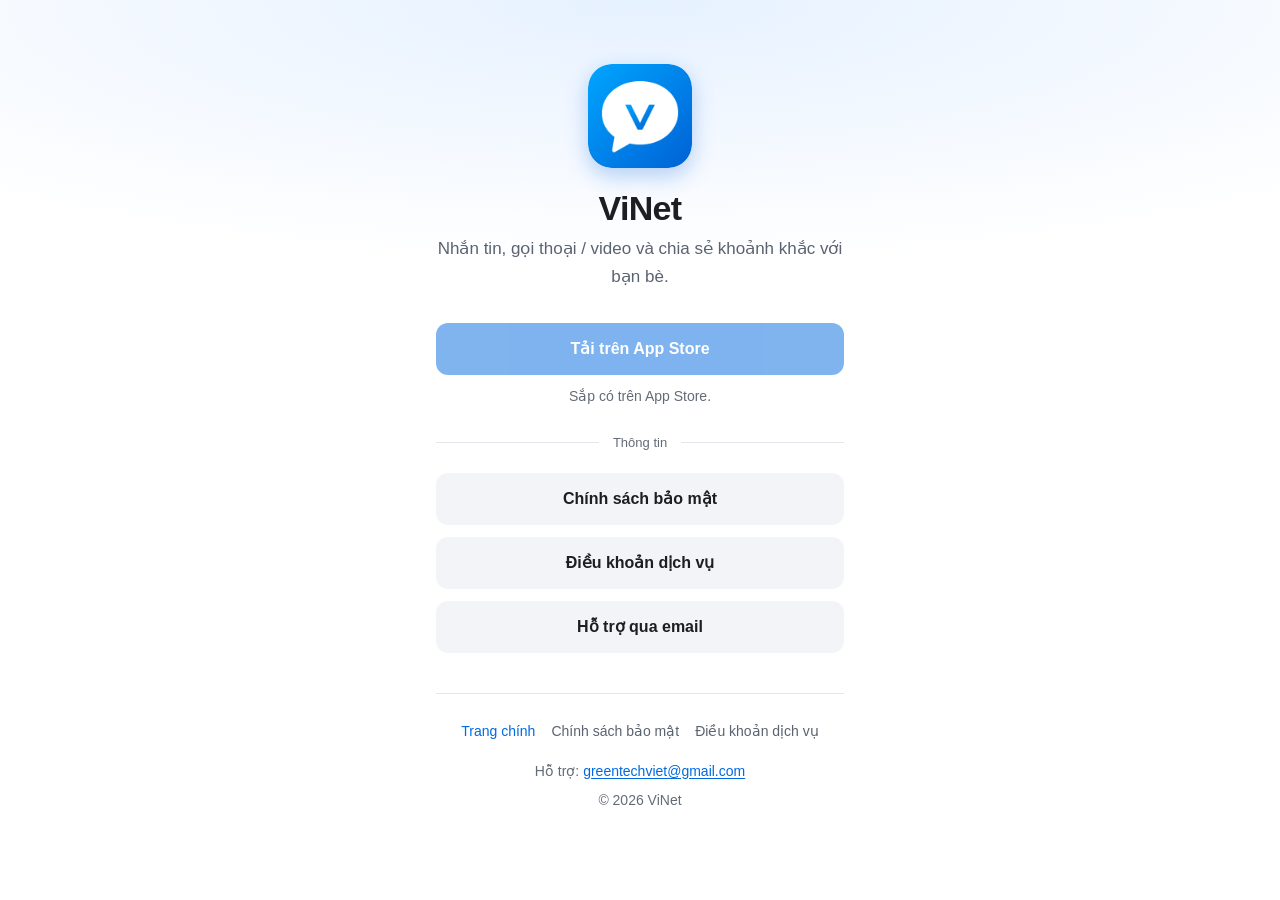
<file: index.html>
<!DOCTYPE html>
<html lang="vi">
<head>
    <meta charset="UTF-8">
    <meta name="viewport" content="width=device-width, initial-scale=1.0">
    <title>ViNet — Nhắn tin cùng bạn bè</title>
    <meta name="description" content="ViNet: nhắn tin, gọi thoại / video và chia sẻ khoảnh khắc với bạn bè.">
    <meta name="color-scheme" content="light dark">
    <meta name="theme-color" content="#FFFFFF" media="(prefers-color-scheme: light)">
    <meta name="theme-color" content="#0F1115" media="(prefers-color-scheme: dark)">
    <link rel="icon" type="image/png" sizes="32x32" href="images/favicon-32.png">
    <link rel="apple-touch-icon" href="images/apple-touch-icon.png">
    <link rel="stylesheet" href="site.css">
</head>
<body>
    <!-- Bố cục như màn đăng nhập của app: quầng xanh, logo, tên, một câu giới thiệu, nút -->
    <main class="home">
        <div class="logo"><img src="images/logo-vinet.png" alt="Logo ViNet" width="104" height="104"></div>
        <h1>ViNet</h1>
        <p class="tagline">Nhắn tin, gọi thoại / video và chia sẻ khoảnh khắc với bạn bè.</p>

        <!-- Chờ đường dẫn App Store: thay href và bỏ aria-disabled khi app đã lên App Store -->
        <a class="btn btn-primary" href="#" aria-disabled="true">Tải trên App Store</a>
        <p class="note">Sắp có trên App Store.</p>

        <div class="or">Thông tin</div>
        <a class="btn btn-secondary" href="privacy-policy.html">Chính sách bảo mật</a>
        <a class="btn btn-secondary" href="terms-of-service.html">Điều khoản dịch vụ</a>
        <a class="btn btn-secondary" href="mailto:greentechviet@gmail.com">Hỗ trợ qua email</a>

        <div class="footer">
            <nav aria-label="Liên kết"><a href="index.html" aria-current="page">Trang chính</a><a href="privacy-policy.html">Chính sách bảo mật</a><a href="terms-of-service.html">Điều khoản dịch vụ</a></nav>
            <p>Hỗ trợ: <a href="mailto:greentechviet@gmail.com">greentechviet@gmail.com</a></p>
            <p>© 2026 ViNet</p>
        </div>
    </main>
</body>
</html>
</file>
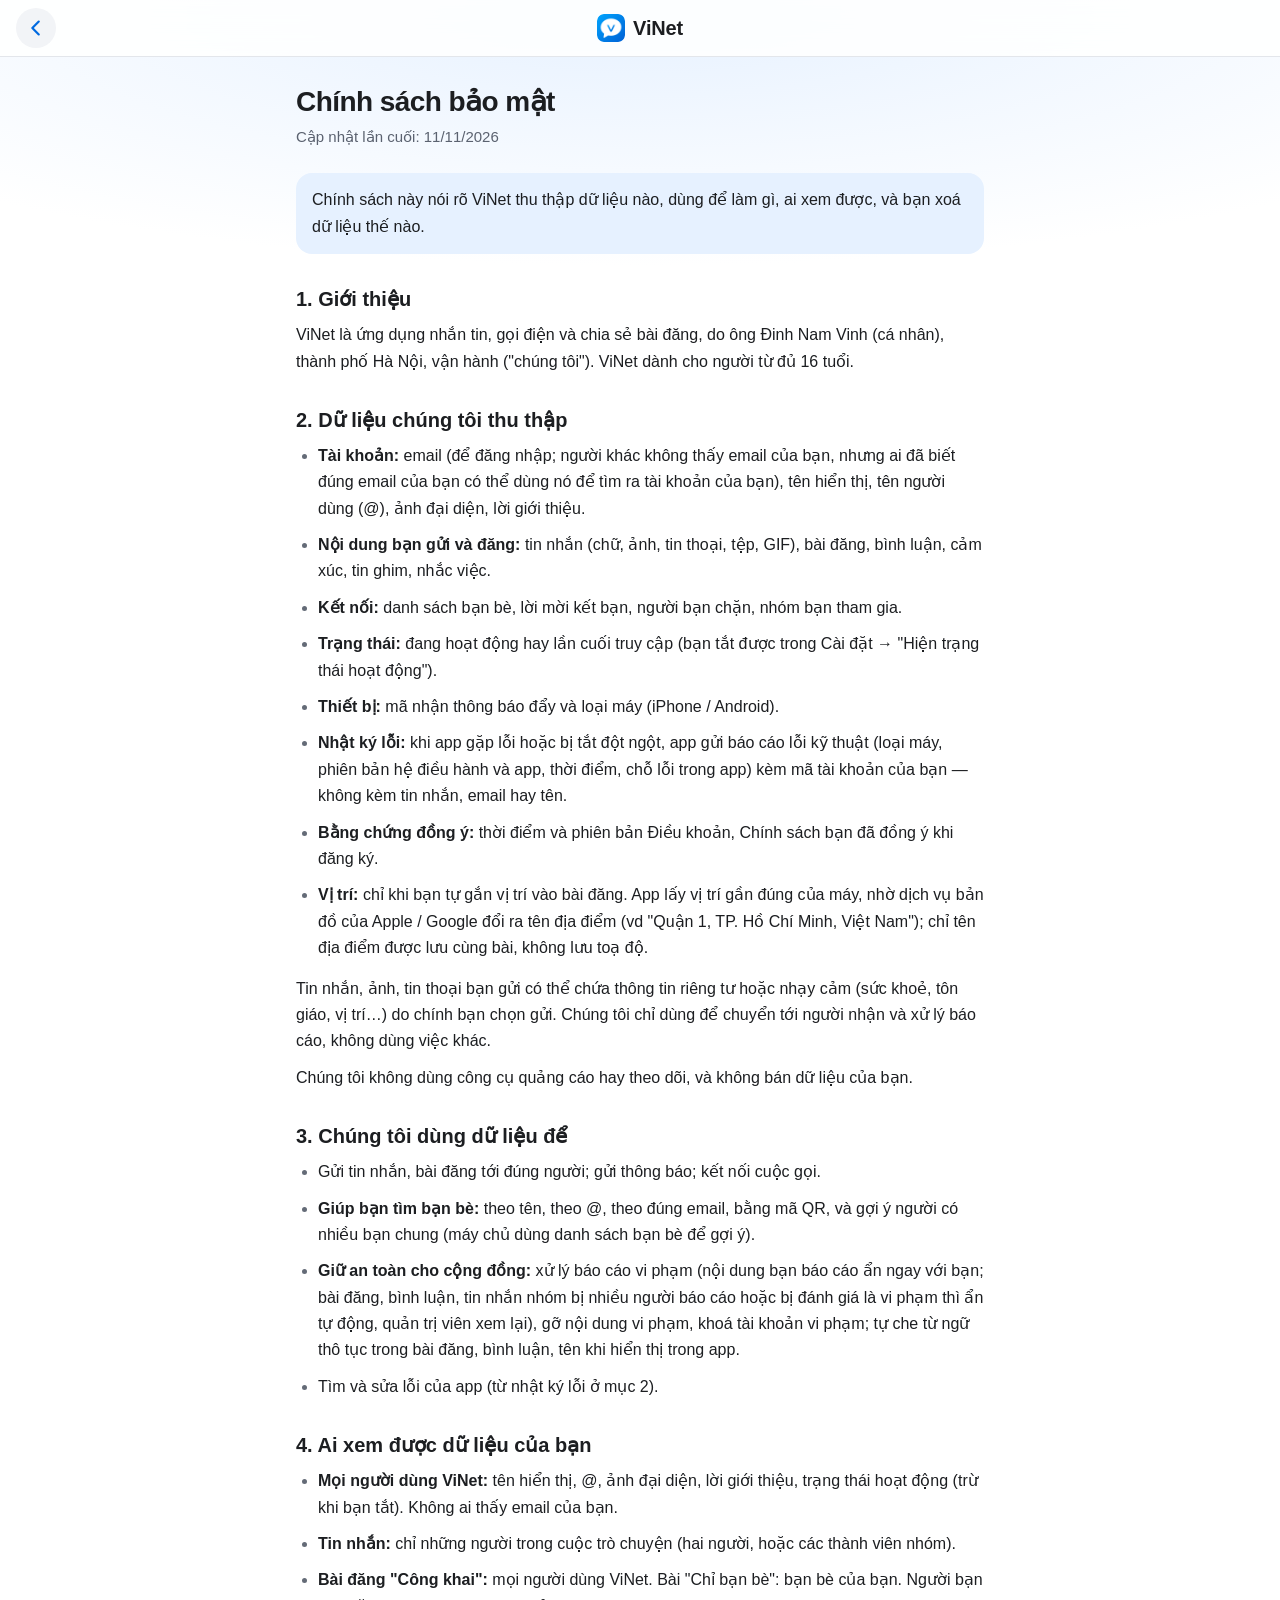
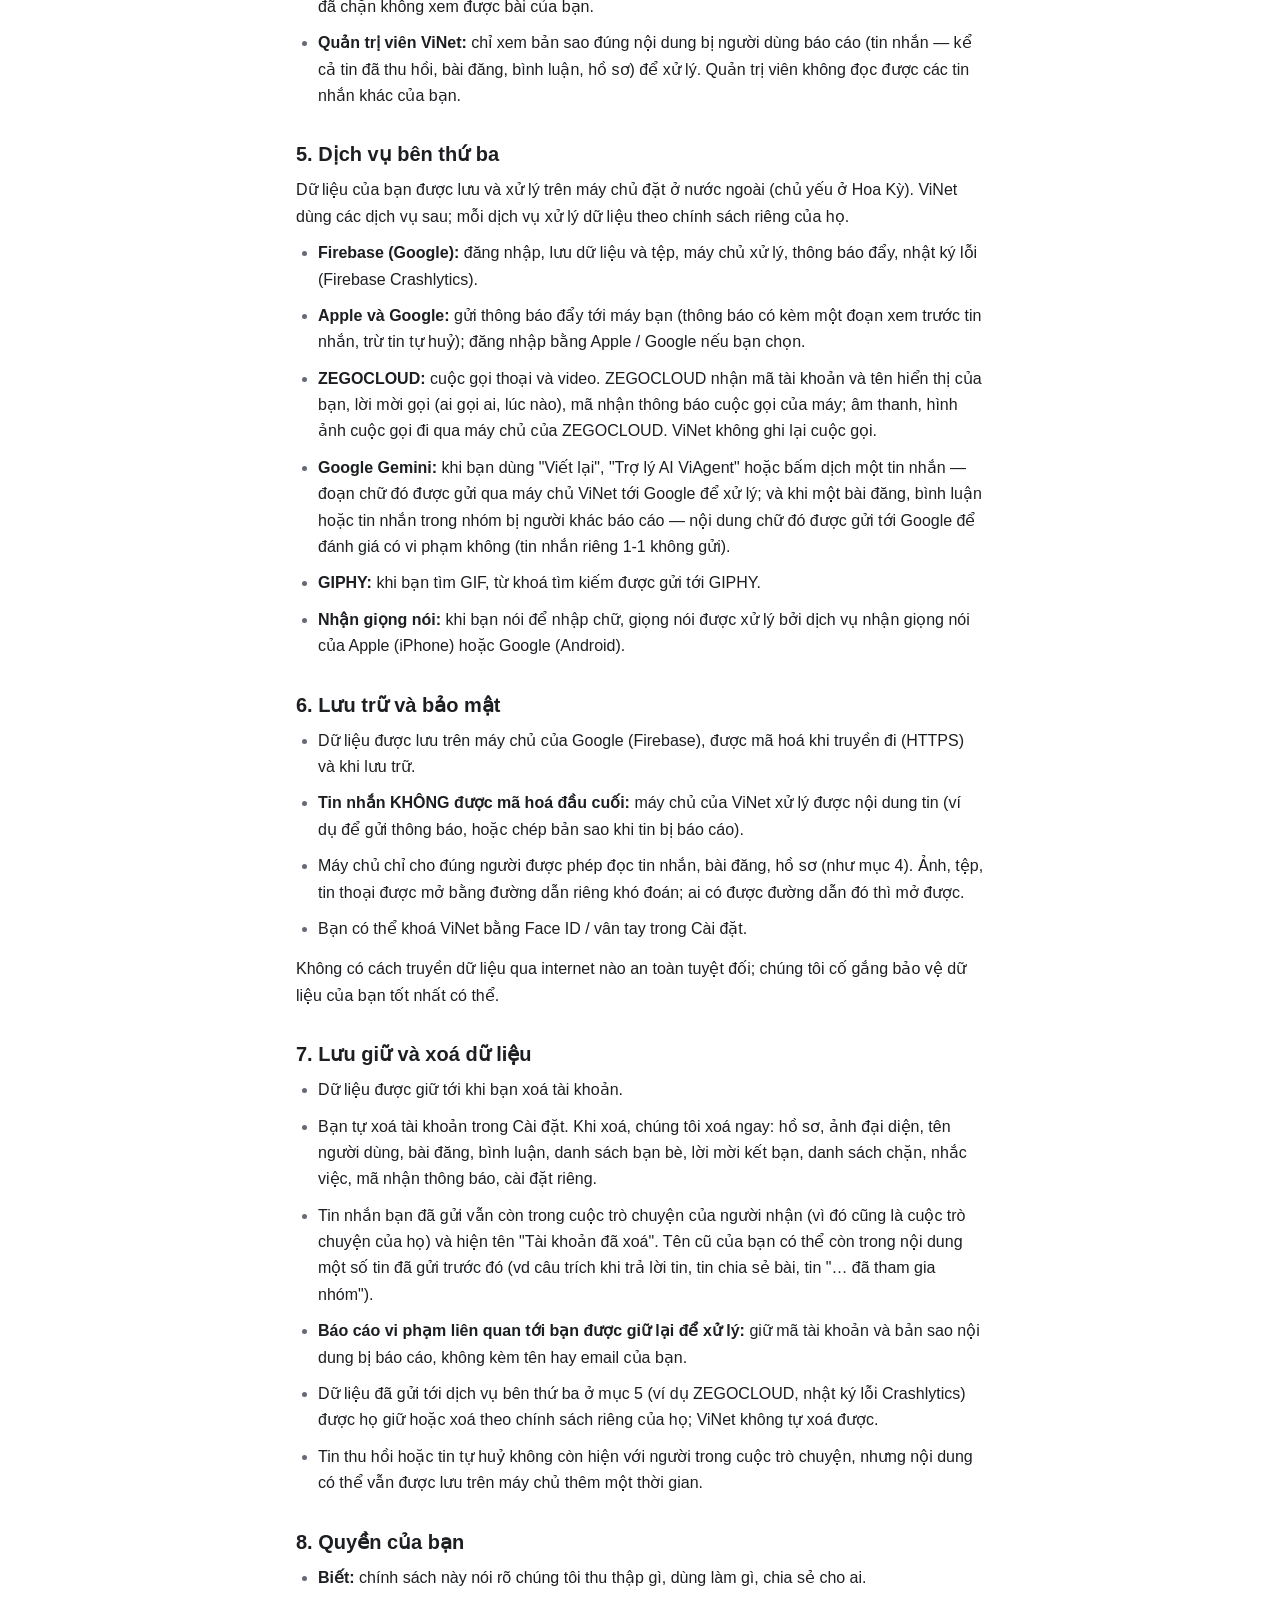
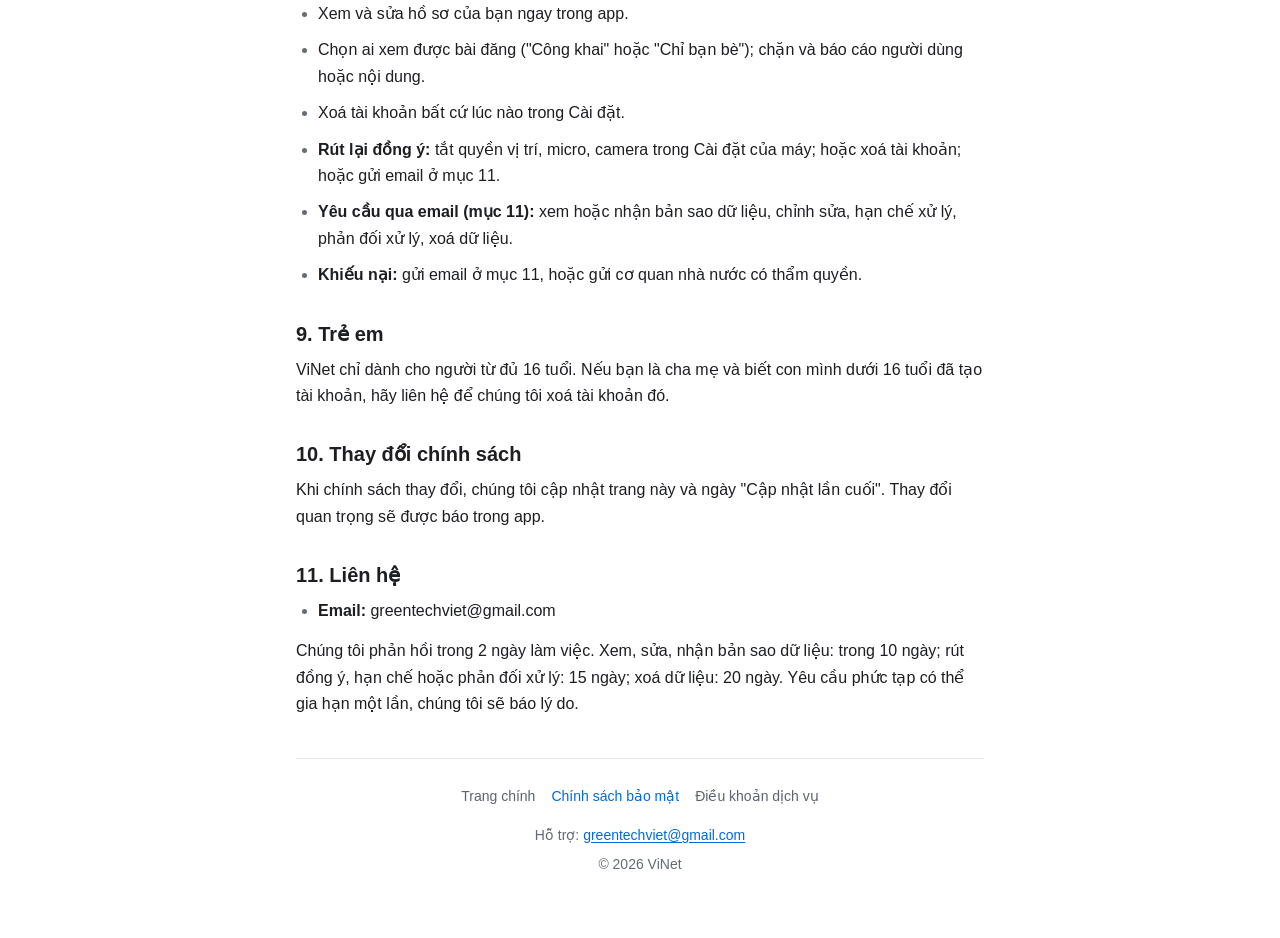
<file: privacy-policy.html>
<!DOCTYPE html>
<html lang="vi">
<head>
    <meta charset="UTF-8">
    <meta name="viewport" content="width=device-width, initial-scale=1.0">
    <title>Chính sách bảo mật — ViNet</title>
    <meta name="color-scheme" content="light dark">
    <meta name="theme-color" content="#FFFFFF" media="(prefers-color-scheme: light)">
    <meta name="theme-color" content="#0F1115" media="(prefers-color-scheme: dark)">
    <link rel="icon" type="image/png" sizes="32x32" href="images/favicon-32.png">
    <link rel="apple-touch-icon" href="images/apple-touch-icon.png">
    <link rel="stylesheet" href="site.css">
</head>
<body>
    <header class="topbar">
        <a class="topbar-back" href="index.html" aria-label="Về trang chính"><svg viewBox="0 0 24 24" aria-hidden="true"><path d="M15 5l-7 7 7 7" fill="none" stroke="currentColor" stroke-width="2.4" stroke-linecap="round" stroke-linejoin="round"/></svg></a>
        <a class="topbar-title" href="index.html"><img src="images/logo-vinet.png" alt="" width="28" height="28">ViNet</a>
        <span></span>
    </header>
    <main class="container">
            <div class="header">
                <h1>Chính sách bảo mật</h1>
                <p class="date">Cập nhật lần cuối: 11/11/2026</p>
            </div>

            <!-- Nội dung GIỮ GIỐNG lib/content/privacy_policy_content.dart (trang trong app) -->
            <div class="highlight">
                Chính sách này nói rõ ViNet thu thập dữ liệu nào, dùng để làm gì, ai xem được, và bạn xoá dữ liệu thế nào.
            </div>

            <h2>1. Giới thiệu</h2>
            <p>ViNet là ứng dụng nhắn tin, gọi điện và chia sẻ bài đăng, do ông Đinh Nam Vinh (cá nhân), thành phố Hà Nội, vận hành ("chúng tôi"). ViNet dành cho người từ đủ 16 tuổi.</p>

            <h2>2. Dữ liệu chúng tôi thu thập</h2>
            <ul>
                <li><strong>Tài khoản:</strong> email (để đăng nhập; người khác không thấy email của bạn, nhưng ai đã biết đúng email của bạn có thể dùng nó để tìm ra tài khoản của bạn), tên hiển thị, tên người dùng (@), ảnh đại diện, lời giới thiệu.</li>
                <li><strong>Nội dung bạn gửi và đăng:</strong> tin nhắn (chữ, ảnh, tin thoại, tệp, GIF), bài đăng, bình luận, cảm xúc, tin ghim, nhắc việc.</li>
                <li><strong>Kết nối:</strong> danh sách bạn bè, lời mời kết bạn, người bạn chặn, nhóm bạn tham gia.</li>
                <li><strong>Trạng thái:</strong> đang hoạt động hay lần cuối truy cập (bạn tắt được trong Cài đặt → "Hiện trạng thái hoạt động").</li>
                <li><strong>Thiết bị:</strong> mã nhận thông báo đẩy và loại máy (iPhone / Android).</li>
                <li><strong>Nhật ký lỗi:</strong> khi app gặp lỗi hoặc bị tắt đột ngột, app gửi báo cáo lỗi kỹ thuật (loại máy, phiên bản hệ điều hành và app, thời điểm, chỗ lỗi trong app) kèm mã tài khoản của bạn — không kèm tin nhắn, email hay tên.</li>
                <li><strong>Bằng chứng đồng ý:</strong> thời điểm và phiên bản Điều khoản, Chính sách bạn đã đồng ý khi đăng ký.</li>
                <li><strong>Vị trí:</strong> chỉ khi bạn tự gắn vị trí vào bài đăng. App lấy vị trí gần đúng của máy, nhờ dịch vụ bản đồ của Apple / Google đổi ra tên địa điểm (vd "Quận 1, TP. Hồ Chí Minh, Việt Nam"); chỉ tên địa điểm được lưu cùng bài, không lưu toạ độ.</li>
            </ul>
            <p>Tin nhắn, ảnh, tin thoại bạn gửi có thể chứa thông tin riêng tư hoặc nhạy cảm (sức khoẻ, tôn giáo, vị trí…) do chính bạn chọn gửi. Chúng tôi chỉ dùng để chuyển tới người nhận và xử lý báo cáo, không dùng việc khác.</p>
            <p>Chúng tôi không dùng công cụ quảng cáo hay theo dõi, và không bán dữ liệu của bạn.</p>

            <h2>3. Chúng tôi dùng dữ liệu để</h2>
            <ul>
                <li>Gửi tin nhắn, bài đăng tới đúng người; gửi thông báo; kết nối cuộc gọi.</li>
                <li><strong>Giúp bạn tìm bạn bè:</strong> theo tên, theo @, theo đúng email, bằng mã QR, và gợi ý người có nhiều bạn chung (máy chủ dùng danh sách bạn bè để gợi ý).</li>
                <li><strong>Giữ an toàn cho cộng đồng:</strong> xử lý báo cáo vi phạm (nội dung bạn báo cáo ẩn ngay với bạn; bài đăng, bình luận, tin nhắn nhóm bị nhiều người báo cáo hoặc bị đánh giá là vi phạm thì ẩn tự động, quản trị viên xem lại), gỡ nội dung vi phạm, khoá tài khoản vi phạm; tự che từ ngữ thô tục trong bài đăng, bình luận, tên khi hiển thị trong app.</li>
                <li>Tìm và sửa lỗi của app (từ nhật ký lỗi ở mục 2).</li>
            </ul>

            <h2>4. Ai xem được dữ liệu của bạn</h2>
            <ul>
                <li><strong>Mọi người dùng ViNet:</strong> tên hiển thị, @, ảnh đại diện, lời giới thiệu, trạng thái hoạt động (trừ khi bạn tắt). Không ai thấy email của bạn.</li>
                <li><strong>Tin nhắn:</strong> chỉ những người trong cuộc trò chuyện (hai người, hoặc các thành viên nhóm).</li>
                <li><strong>Bài đăng "Công khai":</strong> mọi người dùng ViNet. Bài "Chỉ bạn bè": bạn bè của bạn. Người bạn đã chặn không xem được bài của bạn.</li>
                <li><strong>Quản trị viên ViNet:</strong> chỉ xem bản sao đúng nội dung bị người dùng báo cáo (tin nhắn — kể cả tin đã thu hồi, bài đăng, bình luận, hồ sơ) để xử lý. Quản trị viên không đọc được các tin nhắn khác của bạn.</li>
            </ul>

            <h2>5. Dịch vụ bên thứ ba</h2>
            <p>Dữ liệu của bạn được lưu và xử lý trên máy chủ đặt ở nước ngoài (chủ yếu ở Hoa Kỳ). ViNet dùng các dịch vụ sau; mỗi dịch vụ xử lý dữ liệu theo chính sách riêng của họ.</p>
            <ul>
                <li><strong>Firebase (Google):</strong> đăng nhập, lưu dữ liệu và tệp, máy chủ xử lý, thông báo đẩy, nhật ký lỗi (Firebase Crashlytics).</li>
                <li><strong>Apple và Google:</strong> gửi thông báo đẩy tới máy bạn (thông báo có kèm một đoạn xem trước tin nhắn, trừ tin tự huỷ); đăng nhập bằng Apple / Google nếu bạn chọn.</li>
                <li><strong>ZEGOCLOUD:</strong> cuộc gọi thoại và video. ZEGOCLOUD nhận mã tài khoản và tên hiển thị của bạn, lời mời gọi (ai gọi ai, lúc nào), mã nhận thông báo cuộc gọi của máy; âm thanh, hình ảnh cuộc gọi đi qua máy chủ của ZEGOCLOUD. ViNet không ghi lại cuộc gọi.</li>
                <li><strong>Google Gemini:</strong> khi bạn dùng "Viết lại", "Trợ lý AI ViAgent" hoặc bấm dịch một tin nhắn — đoạn chữ đó được gửi qua máy chủ ViNet tới Google để xử lý; và khi một bài đăng, bình luận hoặc tin nhắn trong nhóm bị người khác báo cáo — nội dung chữ đó được gửi tới Google để đánh giá có vi phạm không (tin nhắn riêng 1-1 không gửi).</li>
                <li><strong>GIPHY:</strong> khi bạn tìm GIF, từ khoá tìm kiếm được gửi tới GIPHY.</li>
                <li><strong>Nhận giọng nói:</strong> khi bạn nói để nhập chữ, giọng nói được xử lý bởi dịch vụ nhận giọng nói của Apple (iPhone) hoặc Google (Android).</li>
            </ul>

            <h2>6. Lưu trữ và bảo mật</h2>
            <ul>
                <li>Dữ liệu được lưu trên máy chủ của Google (Firebase), được mã hoá khi truyền đi (HTTPS) và khi lưu trữ.</li>
                <li><strong>Tin nhắn KHÔNG được mã hoá đầu cuối:</strong> máy chủ của ViNet xử lý được nội dung tin (ví dụ để gửi thông báo, hoặc chép bản sao khi tin bị báo cáo).</li>
                <li>Máy chủ chỉ cho đúng người được phép đọc tin nhắn, bài đăng, hồ sơ (như mục 4). Ảnh, tệp, tin thoại được mở bằng đường dẫn riêng khó đoán; ai có được đường dẫn đó thì mở được.</li>
                <li>Bạn có thể khoá ViNet bằng Face ID / vân tay trong Cài đặt.</li>
            </ul>
            <p>Không có cách truyền dữ liệu qua internet nào an toàn tuyệt đối; chúng tôi cố gắng bảo vệ dữ liệu của bạn tốt nhất có thể.</p>

            <h2>7. Lưu giữ và xoá dữ liệu</h2>
            <ul>
                <li>Dữ liệu được giữ tới khi bạn xoá tài khoản.</li>
                <li>Bạn tự xoá tài khoản trong Cài đặt. Khi xoá, chúng tôi xoá ngay: hồ sơ, ảnh đại diện, tên người dùng, bài đăng, bình luận, danh sách bạn bè, lời mời kết bạn, danh sách chặn, nhắc việc, mã nhận thông báo, cài đặt riêng.</li>
                <li>Tin nhắn bạn đã gửi vẫn còn trong cuộc trò chuyện của người nhận (vì đó cũng là cuộc trò chuyện của họ) và hiện tên "Tài khoản đã xoá". Tên cũ của bạn có thể còn trong nội dung một số tin đã gửi trước đó (vd câu trích khi trả lời tin, tin chia sẻ bài, tin "… đã tham gia nhóm").</li>
                <li><strong>Báo cáo vi phạm liên quan tới bạn được giữ lại để xử lý:</strong> giữ mã tài khoản và bản sao nội dung bị báo cáo, không kèm tên hay email của bạn.</li>
                <li>Dữ liệu đã gửi tới dịch vụ bên thứ ba ở mục 5 (ví dụ ZEGOCLOUD, nhật ký lỗi Crashlytics) được họ giữ hoặc xoá theo chính sách riêng của họ; ViNet không tự xoá được.</li>
                <li>Tin thu hồi hoặc tin tự huỷ không còn hiện với người trong cuộc trò chuyện, nhưng nội dung có thể vẫn được lưu trên máy chủ thêm một thời gian.</li>
            </ul>

            <h2>8. Quyền của bạn</h2>
            <ul>
                <li><strong>Biết:</strong> chính sách này nói rõ chúng tôi thu thập gì, dùng làm gì, chia sẻ cho ai.</li>
                <li>Xem và sửa hồ sơ của bạn ngay trong app.</li>
                <li>Chọn ai xem được bài đăng ("Công khai" hoặc "Chỉ bạn bè"); chặn và báo cáo người dùng hoặc nội dung.</li>
                <li>Xoá tài khoản bất cứ lúc nào trong Cài đặt.</li>
                <li><strong>Rút lại đồng ý:</strong> tắt quyền vị trí, micro, camera trong Cài đặt của máy; hoặc xoá tài khoản; hoặc gửi email ở mục 11.</li>
                <li><strong>Yêu cầu qua email (mục 11):</strong> xem hoặc nhận bản sao dữ liệu, chỉnh sửa, hạn chế xử lý, phản đối xử lý, xoá dữ liệu.</li>
                <li><strong>Khiếu nại:</strong> gửi email ở mục 11, hoặc gửi cơ quan nhà nước có thẩm quyền.</li>
            </ul>

            <h2>9. Trẻ em</h2>
            <p>ViNet chỉ dành cho người từ đủ 16 tuổi. Nếu bạn là cha mẹ và biết con mình dưới 16 tuổi đã tạo tài khoản, hãy liên hệ để chúng tôi xoá tài khoản đó.</p>

            <h2>10. Thay đổi chính sách</h2>
            <p>Khi chính sách thay đổi, chúng tôi cập nhật trang này và ngày "Cập nhật lần cuối". Thay đổi quan trọng sẽ được báo trong app.</p>

            <h2>11. Liên hệ</h2>
            <ul>
                <li><strong>Email:</strong> greentechviet@gmail.com</li>
            </ul>
            <p>Chúng tôi phản hồi trong 2 ngày làm việc. Xem, sửa, nhận bản sao dữ liệu: trong 10 ngày; rút đồng ý, hạn chế hoặc phản đối xử lý: 15 ngày; xoá dữ liệu: 20 ngày. Yêu cầu phức tạp có thể gia hạn một lần, chúng tôi sẽ báo lý do.</p>

            <div class="footer">
                <nav aria-label="Liên kết"><a href="index.html">Trang chính</a><a href="privacy-policy.html" aria-current="page">Chính sách bảo mật</a><a href="terms-of-service.html">Điều khoản dịch vụ</a></nav>
                <p>Hỗ trợ: <a href="mailto:greentechviet@gmail.com">greentechviet@gmail.com</a></p>
                <p>© 2026 ViNet</p>
            </div>
    </main>
</body>
</html>
</file>
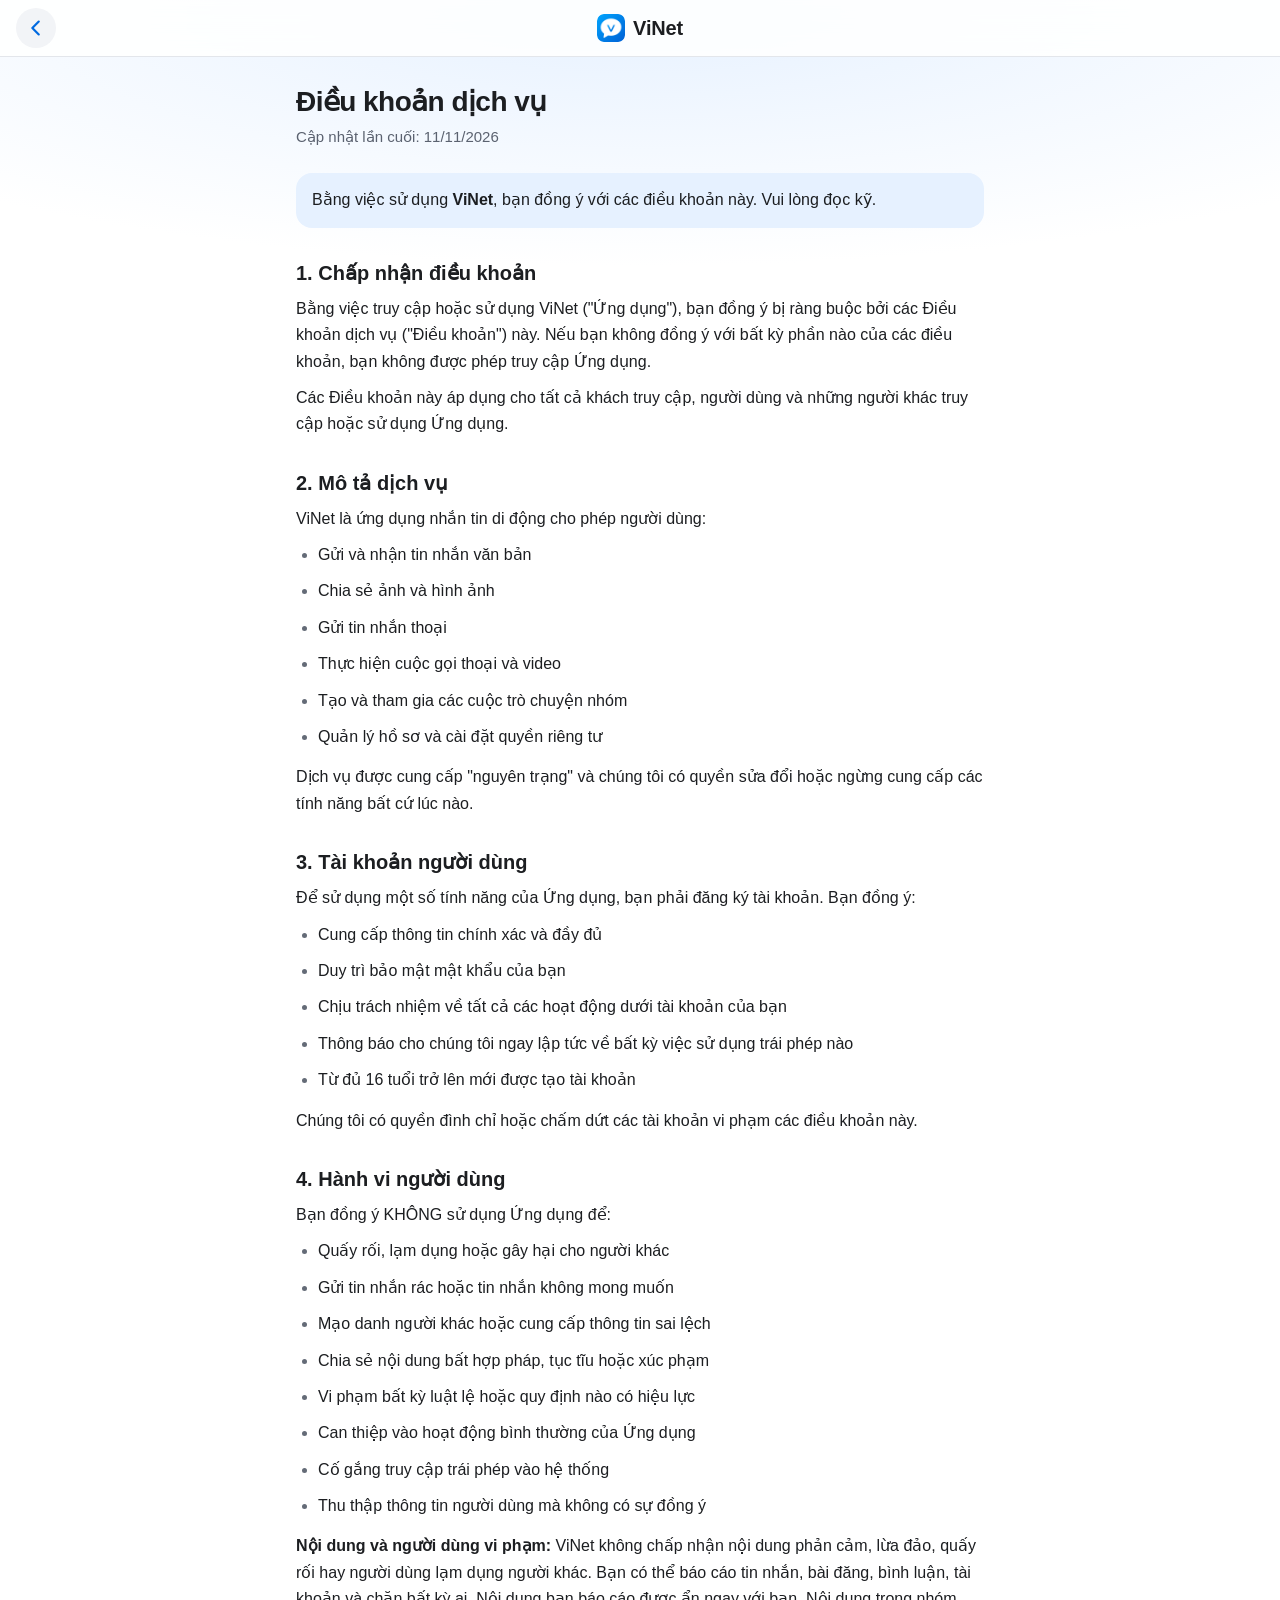
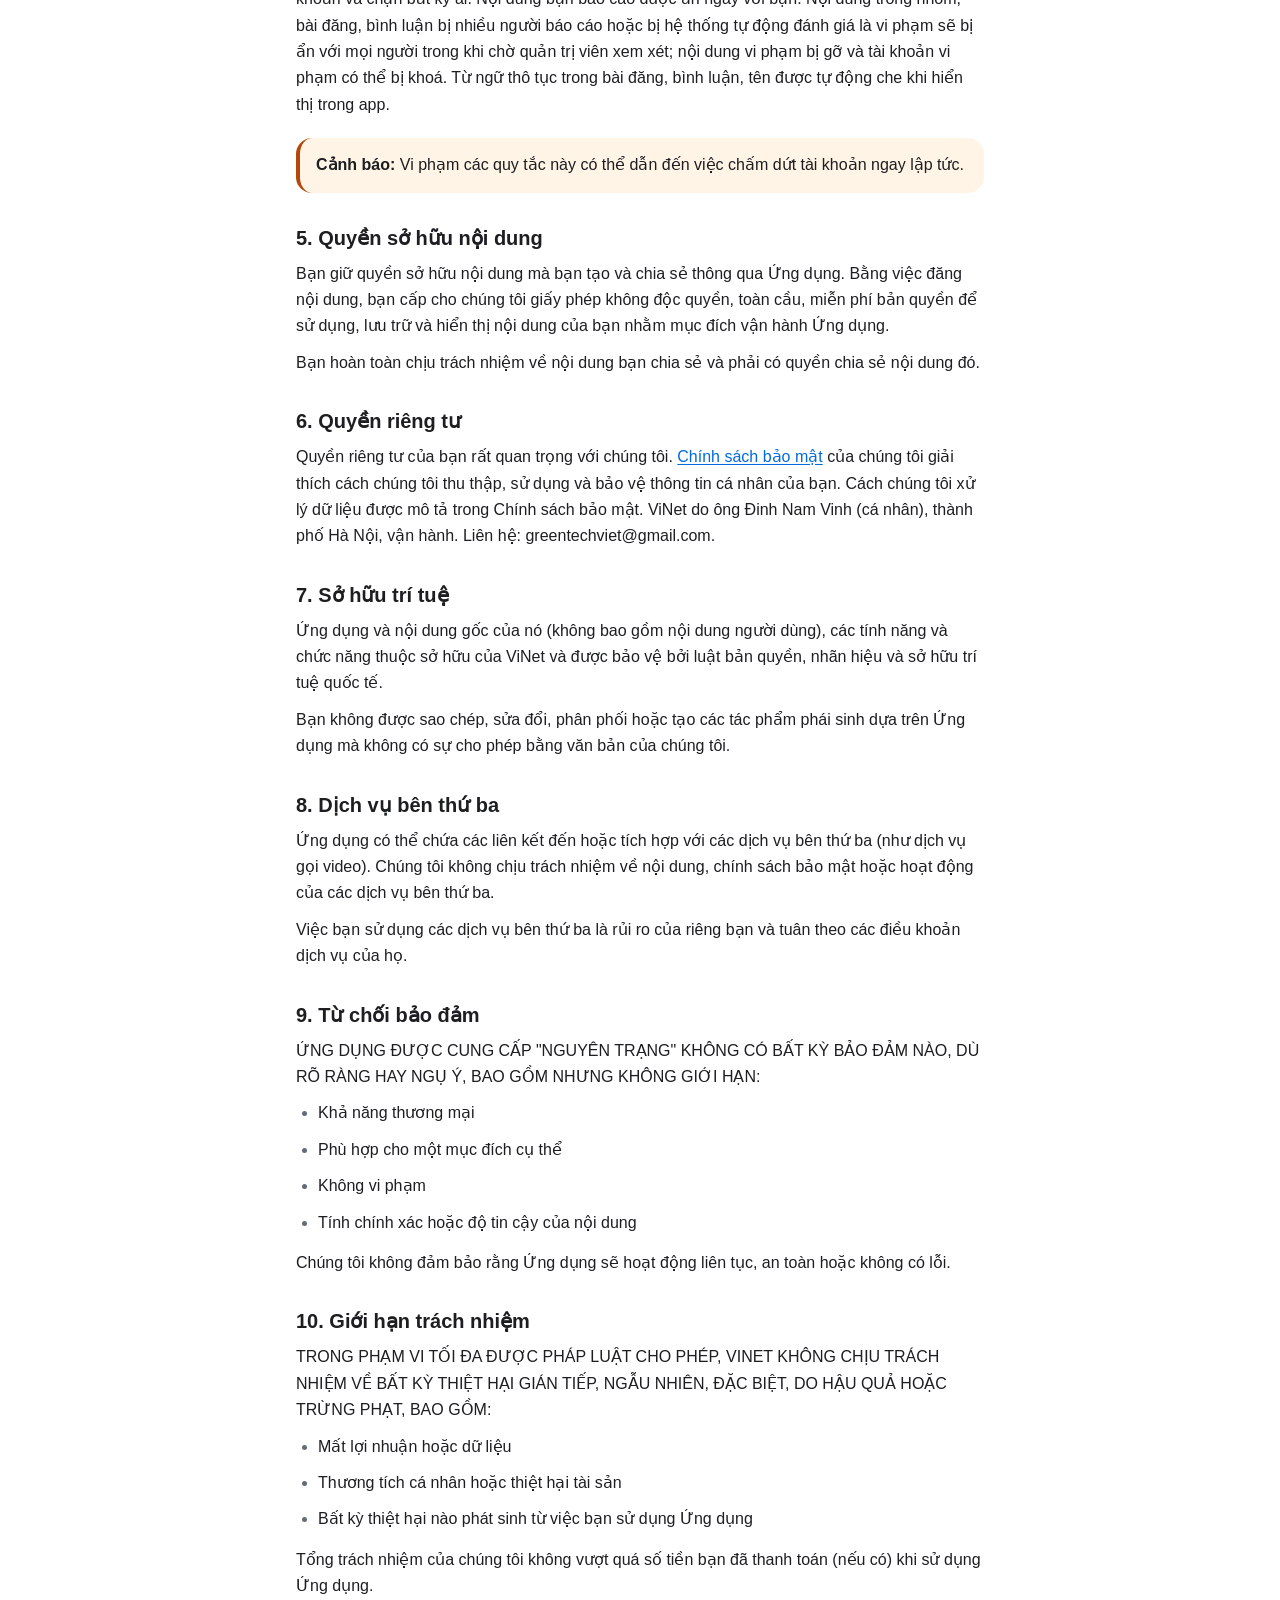
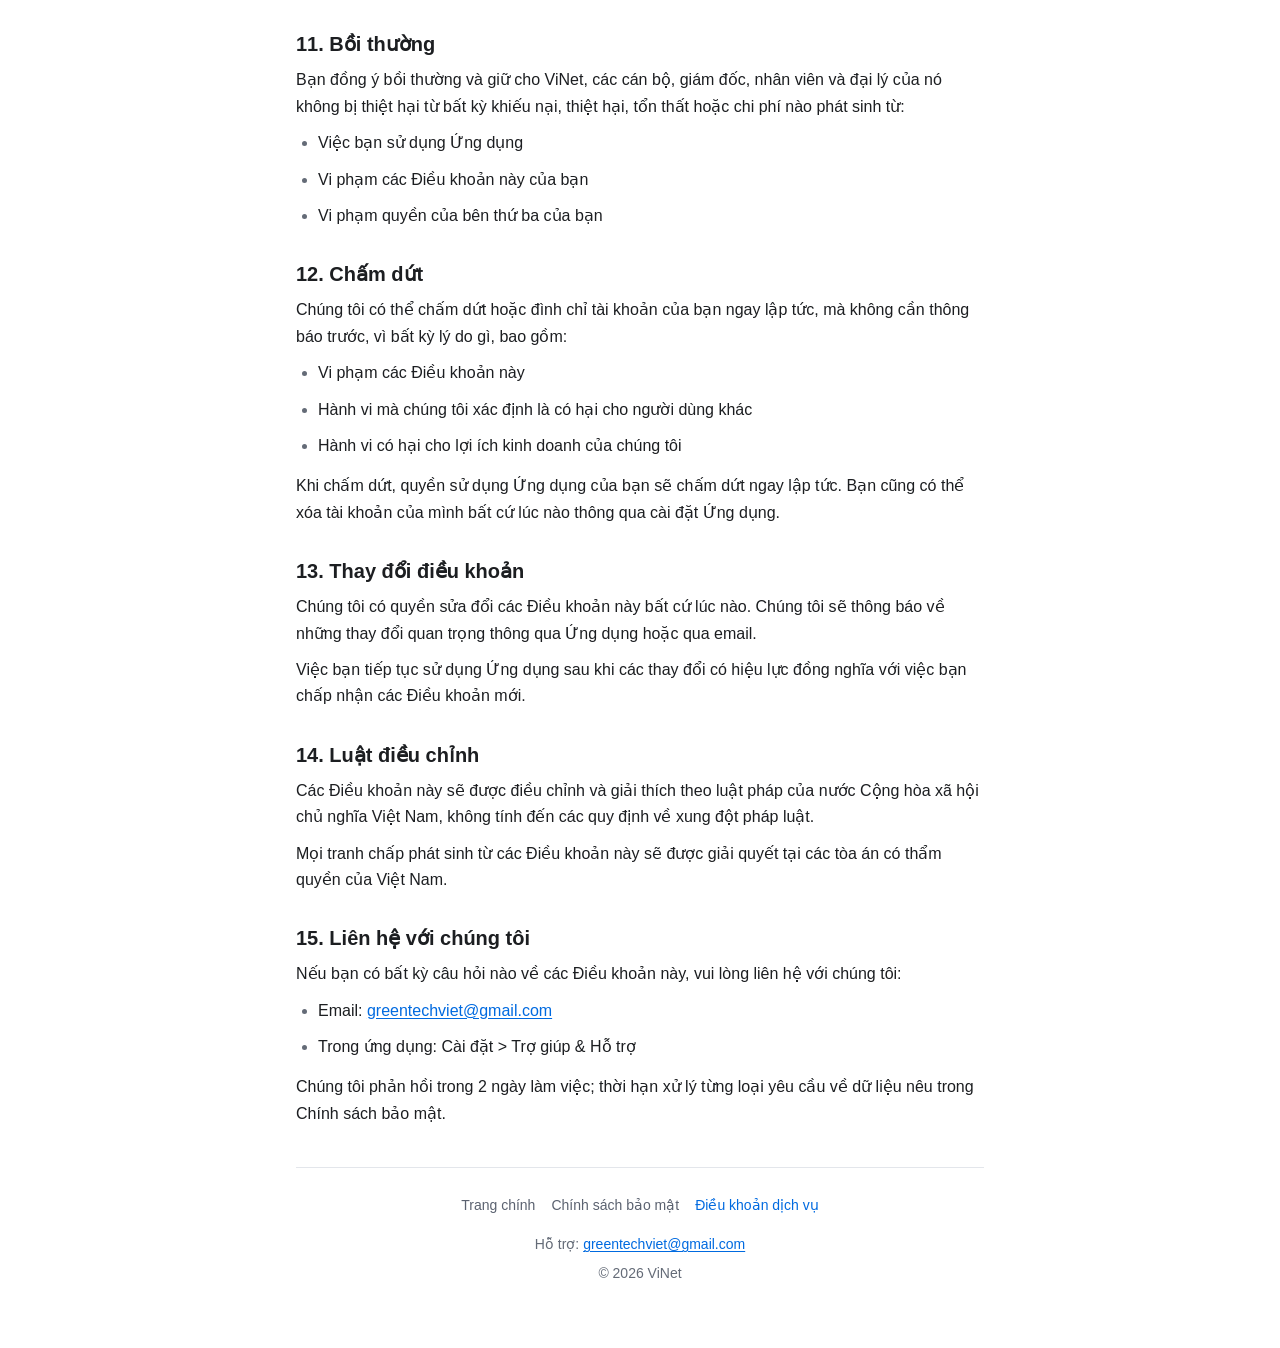
<file: terms-of-service.html>
<!DOCTYPE html>
<html lang="vi">

<head>
    <meta charset="UTF-8">
    <meta name="viewport" content="width=device-width, initial-scale=1.0">
    <title>Điều khoản dịch vụ — ViNet</title>
    <meta name="color-scheme" content="light dark">
    <meta name="theme-color" content="#FFFFFF" media="(prefers-color-scheme: light)">
    <meta name="theme-color" content="#0F1115" media="(prefers-color-scheme: dark)">
    <link rel="icon" type="image/png" sizes="32x32" href="images/favicon-32.png">
    <link rel="apple-touch-icon" href="images/apple-touch-icon.png">
    <link rel="stylesheet" href="site.css">
</head>

<body>
    <header class="topbar">
        <a class="topbar-back" href="index.html" aria-label="Về trang chính"><svg viewBox="0 0 24 24" aria-hidden="true"><path d="M15 5l-7 7 7 7" fill="none" stroke="currentColor" stroke-width="2.4" stroke-linecap="round" stroke-linejoin="round"/></svg></a>
        <a class="topbar-title" href="index.html"><img src="images/logo-vinet.png" alt="" width="28" height="28">ViNet</a>
        <span></span>
    </header>
    <main class="container">
            <div class="header">
                <h1>Điều khoản dịch vụ</h1>
                <p class="date">Cập nhật lần cuối: 11/11/2026</p>
            </div>

            <div class="highlight">
                Bằng việc sử dụng <strong>ViNet</strong>, bạn đồng ý với các điều khoản này. Vui lòng đọc kỹ.
            </div>

            <h2>1. Chấp nhận điều khoản</h2>
            <p>Bằng việc truy cập hoặc sử dụng ViNet ("Ứng dụng"), bạn đồng ý bị ràng buộc bởi các Điều khoản
                dịch vụ ("Điều khoản") này. Nếu bạn không đồng ý với bất kỳ phần nào của các điều khoản, bạn không được
                phép truy cập Ứng dụng.</p>
            <p>Các Điều khoản này áp dụng cho tất cả khách truy cập, người dùng và những người khác truy cập hoặc sử
                dụng Ứng dụng.</p>

            <h2>2. Mô tả dịch vụ</h2>
            <p>ViNet là ứng dụng nhắn tin di động cho phép người dùng:</p>
            <ul>
                <li>Gửi và nhận tin nhắn văn bản</li>
                <li>Chia sẻ ảnh và hình ảnh</li>
                <li>Gửi tin nhắn thoại</li>
                <li>Thực hiện cuộc gọi thoại và video</li>
                <li>Tạo và tham gia các cuộc trò chuyện nhóm</li>
                <li>Quản lý hồ sơ và cài đặt quyền riêng tư</li>
            </ul>
            <p>Dịch vụ được cung cấp "nguyên trạng" và chúng tôi có quyền sửa đổi hoặc ngừng cung cấp các tính năng bất
                cứ lúc nào.</p>

            <h2>3. Tài khoản người dùng</h2>
            <p>Để sử dụng một số tính năng của Ứng dụng, bạn phải đăng ký tài khoản. Bạn đồng ý:</p>
            <ul>
                <li>Cung cấp thông tin chính xác và đầy đủ</li>
                <li>Duy trì bảo mật mật khẩu của bạn</li>
                <li>Chịu trách nhiệm về tất cả các hoạt động dưới tài khoản của bạn</li>
                <li>Thông báo cho chúng tôi ngay lập tức về bất kỳ việc sử dụng trái phép nào</li>
                <li>Từ đủ 16 tuổi trở lên mới được tạo tài khoản</li>
            </ul>
            <p>Chúng tôi có quyền đình chỉ hoặc chấm dứt các tài khoản vi phạm các điều khoản này.</p>

            <h2>4. Hành vi người dùng</h2>
            <p>Bạn đồng ý KHÔNG sử dụng Ứng dụng để:</p>
            <ul>
                <li>Quấy rối, lạm dụng hoặc gây hại cho người khác</li>
                <li>Gửi tin nhắn rác hoặc tin nhắn không mong muốn</li>
                <li>Mạo danh người khác hoặc cung cấp thông tin sai lệch</li>
                <li>Chia sẻ nội dung bất hợp pháp, tục tĩu hoặc xúc phạm</li>
                <li>Vi phạm bất kỳ luật lệ hoặc quy định nào có hiệu lực</li>
                <li>Can thiệp vào hoạt động bình thường của Ứng dụng</li>
                <li>Cố gắng truy cập trái phép vào hệ thống</li>
                <li>Thu thập thông tin người dùng mà không có sự đồng ý</li>
            </ul>
            <p><strong>Nội dung và người dùng vi phạm:</strong> ViNet không chấp nhận nội dung phản cảm, lừa đảo, quấy rối hay người dùng lạm dụng người khác. Bạn có thể báo cáo tin nhắn, bài đăng, bình luận, tài khoản và chặn bất kỳ ai. Nội dung bạn báo cáo được ẩn ngay với bạn. Nội dung trong nhóm, bài đăng, bình luận bị nhiều người báo cáo hoặc bị hệ thống tự động đánh giá là vi phạm sẽ bị ẩn với mọi người trong khi chờ quản trị viên xem xét; nội dung vi phạm bị gỡ và tài khoản vi phạm có thể bị khoá. Từ ngữ thô tục trong bài đăng, bình luận, tên được tự động che khi hiển thị trong app.</p>

            <div class="warning">
                <strong>Cảnh báo:</strong> Vi phạm các quy tắc này có thể dẫn đến việc chấm dứt tài khoản ngay lập tức.
            </div>

            <h2>5. Quyền sở hữu nội dung</h2>
            <p>Bạn giữ quyền sở hữu nội dung mà bạn tạo và chia sẻ thông qua Ứng dụng. Bằng việc đăng nội dung, bạn cấp
                cho chúng tôi giấy phép không độc quyền, toàn cầu, miễn phí bản quyền để sử dụng, lưu trữ và hiển thị
                nội dung của bạn nhằm mục đích vận hành Ứng dụng.</p>
            <p>Bạn hoàn toàn chịu trách nhiệm về nội dung bạn chia sẻ và phải có quyền chia sẻ nội dung đó.</p>

            <h2>6. Quyền riêng tư</h2>
            <p>Quyền riêng tư của bạn rất quan trọng với chúng tôi. <a href="privacy-policy.html">Chính sách bảo mật</a>
                của chúng tôi giải thích cách chúng tôi thu thập, sử dụng và bảo vệ thông tin cá nhân của bạn. Cách chúng tôi xử lý dữ liệu được
                mô tả trong Chính sách bảo mật. ViNet do ông Đinh Nam Vinh (cá nhân), thành phố Hà Nội, vận hành. Liên hệ: greentechviet@gmail.com.</p>

            <h2>7. Sở hữu trí tuệ</h2>
            <p>Ứng dụng và nội dung gốc của nó (không bao gồm nội dung người dùng), các tính năng và chức năng thuộc sở
                hữu của ViNet và được bảo vệ bởi luật bản quyền, nhãn hiệu và sở hữu trí tuệ quốc tế.</p>
            <p>Bạn không được sao chép, sửa đổi, phân phối hoặc tạo các tác phẩm phái sinh dựa trên Ứng dụng mà không có
                sự cho phép bằng văn bản của chúng tôi.</p>

            <h2>8. Dịch vụ bên thứ ba</h2>
            <p>Ứng dụng có thể chứa các liên kết đến hoặc tích hợp với các dịch vụ bên thứ ba (như dịch vụ gọi video).
                Chúng tôi không chịu trách nhiệm về nội dung, chính sách bảo mật hoặc hoạt động của các dịch vụ bên thứ
                ba.</p>
            <p>Việc bạn sử dụng các dịch vụ bên thứ ba là rủi ro của riêng bạn và tuân theo các điều khoản dịch vụ của
                họ.</p>

            <h2>9. Từ chối bảo đảm</h2>
            <p>ỨNG DỤNG ĐƯỢC CUNG CẤP "NGUYÊN TRẠNG" KHÔNG CÓ BẤT KỲ BẢO ĐẢM NÀO, DÙ RÕ RÀNG HAY NGỤ Ý, BAO GỒM NHƯNG
                KHÔNG GIỚI HẠN:</p>
            <ul>
                <li>Khả năng thương mại</li>
                <li>Phù hợp cho một mục đích cụ thể</li>
                <li>Không vi phạm</li>
                <li>Tính chính xác hoặc độ tin cậy của nội dung</li>
            </ul>
            <p>Chúng tôi không đảm bảo rằng Ứng dụng sẽ hoạt động liên tục, an toàn hoặc không có lỗi.</p>

            <h2>10. Giới hạn trách nhiệm</h2>
            <p>TRONG PHẠM VI TỐI ĐA ĐƯỢC PHÁP LUẬT CHO PHÉP, VINET KHÔNG CHỊU TRÁCH NHIỆM VỀ BẤT KỲ THIỆT HẠI
                GIÁN TIẾP, NGẪU NHIÊN, ĐẶC BIỆT, DO HẬU QUẢ HOẶC TRỪNG PHẠT, BAO GỒM:</p>
            <ul>
                <li>Mất lợi nhuận hoặc dữ liệu</li>
                <li>Thương tích cá nhân hoặc thiệt hại tài sản</li>
                <li>Bất kỳ thiệt hại nào phát sinh từ việc bạn sử dụng Ứng dụng</li>
            </ul>
            <p>Tổng trách nhiệm của chúng tôi không vượt quá số tiền bạn đã thanh toán (nếu có) khi sử dụng Ứng dụng.
            </p>

            <h2>11. Bồi thường</h2>
            <p>Bạn đồng ý bồi thường và giữ cho ViNet, các cán bộ, giám đốc, nhân viên và đại lý của nó không bị
                thiệt hại từ bất kỳ khiếu nại, thiệt hại, tổn thất hoặc chi phí nào phát sinh từ:</p>
            <ul>
                <li>Việc bạn sử dụng Ứng dụng</li>
                <li>Vi phạm các Điều khoản này của bạn</li>
                <li>Vi phạm quyền của bên thứ ba của bạn</li>
            </ul>

            <h2>12. Chấm dứt</h2>
            <p>Chúng tôi có thể chấm dứt hoặc đình chỉ tài khoản của bạn ngay lập tức, mà không cần thông báo trước, vì
                bất kỳ lý do gì, bao gồm:</p>
            <ul>
                <li>Vi phạm các Điều khoản này</li>
                <li>Hành vi mà chúng tôi xác định là có hại cho người dùng khác</li>
                <li>Hành vi có hại cho lợi ích kinh doanh của chúng tôi</li>
            </ul>
            <p>Khi chấm dứt, quyền sử dụng Ứng dụng của bạn sẽ chấm dứt ngay lập tức. Bạn cũng có thể xóa tài khoản của
                mình bất cứ lúc nào thông qua cài đặt Ứng dụng.</p>

            <h2>13. Thay đổi điều khoản</h2>
            <p>Chúng tôi có quyền sửa đổi các Điều khoản này bất cứ lúc nào. Chúng tôi sẽ thông báo về những thay đổi
                quan trọng thông qua Ứng dụng hoặc qua email.</p>
            <p>Việc bạn tiếp tục sử dụng Ứng dụng sau khi các thay đổi có hiệu lực đồng nghĩa với việc bạn chấp nhận các
                Điều khoản mới.</p>

            <h2>14. Luật điều chỉnh</h2>
            <p>Các Điều khoản này sẽ được điều chỉnh và giải thích theo luật pháp của nước Cộng hòa xã hội chủ nghĩa
                Việt Nam, không tính đến các quy định về xung đột pháp luật.</p>
            <p>Mọi tranh chấp phát sinh từ các Điều khoản này sẽ được giải quyết tại các tòa án có thẩm quyền của Việt
                Nam.</p>

            <h2>15. Liên hệ với chúng tôi</h2>
            <p>Nếu bạn có bất kỳ câu hỏi nào về các Điều khoản này, vui lòng liên hệ với chúng tôi:</p>
            <ul>
                <li>Email: <a href="mailto:greentechviet@gmail.com">greentechviet@gmail.com</a></li>
                <li>Trong ứng dụng: Cài đặt &gt; Trợ giúp &amp; Hỗ trợ</li>
            </ul>
            <p>Chúng tôi phản hồi trong 2 ngày làm việc; thời hạn xử lý từng loại yêu cầu về dữ liệu nêu trong Chính sách bảo mật.</p>

            <div class="footer">
                <nav aria-label="Liên kết"><a href="index.html">Trang chính</a><a href="privacy-policy.html">Chính sách bảo mật</a><a href="terms-of-service.html" aria-current="page">Điều khoản dịch vụ</a></nav>
                <p>Hỗ trợ: <a href="mailto:greentechviet@gmail.com">greentechviet@gmail.com</a></p>
                <p>© 2026 ViNet</p>
            </div>
    </main>
</body>

</html>
</file>
<file: site.css>
/* Trang web ViNet — cùng bộ màu, cỡ chữ, bo góc với app (lib/themes/app_tokens.dart).
   Sáng / tối theo máy người xem, giống app chọn "Theo máy". */
:root {
  color-scheme: light dark;
  --brand-start: #00A6FF; --brand-end: #0062D6;
  --accent: #006AE0; --on-accent: #FFFFFF; --link: #006AE0; --accent-soft: #E6F1FF; --hero-glow: #E6F1FF;
  --bg: #FFFFFF; --surface: #F2F4F7; --raised: #FFFFFF; --border: #D5DAE1; --divider: #E3E6EB;
  --text: #1C1E21; --text-2: #5B6270; --text-3: #646B77;
  --warning: #B54708; --warning-soft: #FFF4E5;
  --radius-md: 12px; --radius-lg: 16px; --control: 52px;
}
@media (prefers-color-scheme: dark) {
  :root {
    --link: #4DA3FF; --accent-soft: #13253F; --hero-glow: #13253F;
    --bg: #0F1115; --surface: #1C1F24; --raised: #1C1F24; --border: #2E333B; --divider: #2E333B;
    --text: #E8EAED; --text-2: #A0A6B0; --text-3: #8A919C;
    --warning: #FDB022; --warning-soft: #33280F;
  }
}

* { margin: 0; padding: 0; box-sizing: border-box; }
html { -webkit-text-size-adjust: 100%; }
body {
  font-family: -apple-system, BlinkMacSystemFont, "SF Pro Text", "Segoe UI", Roboto, "Helvetica Neue", Arial, sans-serif;
  font-size: 16px; line-height: 1.65; color: var(--text); min-height: 100vh;
  /* Quầng xanh mờ ở đầu trang như màn đăng nhập của app */
  background: radial-gradient(110% 380px at 50% 0, var(--hero-glow) 0, var(--bg) 70%) no-repeat, var(--bg);
}
a { color: var(--link); text-underline-offset: 2px; }
a:focus-visible { outline: 2px solid var(--link); outline-offset: 2px; border-radius: 6px; }

/* Thanh trên cùng — như thanh tiêu đề trong app: nút quay lại tròn bên trái, logo + ViNet ở giữa */
.topbar {
  position: sticky; top: 0; z-index: 10;
  display: grid; grid-template-columns: 44px 1fr 44px; align-items: center;
  padding: 8px 16px; padding-top: max(8px, env(safe-area-inset-top));
  background: color-mix(in srgb, var(--bg) 88%, transparent);
  -webkit-backdrop-filter: saturate(160%) blur(12px); backdrop-filter: saturate(160%) blur(12px);
  border-bottom: 1px solid var(--divider);
}
.topbar-back {
  width: 40px; height: 40px; border-radius: 999px; background: var(--surface); color: var(--link);
  display: grid; place-items: center; text-decoration: none;
}
.topbar-back svg { width: 22px; height: 22px; }
.topbar-title {
  justify-self: center; display: inline-flex; align-items: center; gap: 8px;
  font-size: 20px; font-weight: 700; color: var(--text); text-decoration: none; letter-spacing: -0.01em;
}
.topbar-title img { width: 28px; height: 28px; border-radius: 7px; }

/* Trang nội dung (chính sách, điều khoản) */
.container { max-width: 720px; margin: 0 auto; padding: 28px 16px 56px; }
.header { margin-bottom: 24px; }
h1 { font-size: 28px; line-height: 1.2; font-weight: 700; letter-spacing: -0.02em; margin-bottom: 6px; }
.date { color: var(--text-2); font-size: 15px; }
h2 { font-size: 20px; line-height: 1.3; font-weight: 600; margin: 32px 0 10px; }
p, li { margin-bottom: 10px; }
li::marker { color: var(--text-3); }
strong { font-weight: 600; }
ul { margin: 0 0 14px 22px; }
.highlight, .warning { padding: 14px 16px; border-radius: var(--radius-lg); margin: 20px 0; }
.highlight { background: var(--accent-soft); }
.warning { background: var(--warning-soft); border-left: 4px solid var(--warning); }

/* Chân trang chung */
.footer { margin-top: 40px; padding-top: 20px; border-top: 1px solid var(--divider); color: var(--text-3); font-size: 14px; text-align: center; }
.footer p { margin-bottom: 6px; color: var(--text-3); }
.footer nav { display: flex; flex-wrap: wrap; justify-content: center; gap: 4px 16px; margin-bottom: 10px; }
.footer nav a { color: var(--text-2); text-decoration: none; font-weight: 500; padding: 6px 0; }
.footer nav a:hover, .footer nav a[aria-current="page"] { color: var(--link); }

/* Trang chính — như màn đăng nhập của app */
.home { max-width: 440px; margin: 0 auto; padding: 64px 16px 40px; text-align: center; }
.home .logo { width: 104px; height: 104px; margin: 0 auto 20px; border-radius: 24px; box-shadow: 0 8px 22px rgba(0, 98, 214, .28); }
.home .logo img { width: 100%; height: 100%; display: block; border-radius: 24px; }
.home h1 { font-size: 34px; margin-bottom: 6px; }
.tagline { color: var(--text-2); font-size: 17px; margin: 0 0 32px; }
.btn {
  display: flex; align-items: center; justify-content: center; gap: 8px;
  min-height: var(--control); padding: 12px 20px; border-radius: var(--radius-md);
  font-size: 16px; font-weight: 600; text-decoration: none; margin-bottom: 12px;
}
.btn-primary { background: var(--accent); color: var(--on-accent); box-shadow: 0 6px 16px rgba(0, 106, 224, .25); }
.btn-primary[aria-disabled="true"] { opacity: .5; cursor: default; pointer-events: none; box-shadow: none; }
.btn-secondary { background: var(--surface); color: var(--text); }
.btn-secondary:hover { background: var(--divider); }
.btn svg { width: 20px; height: 20px; flex: none; }
.note { color: var(--text-3); font-size: 14px; margin: -2px 0 24px; }
.or { display: flex; align-items: center; gap: 14px; color: var(--text-3); font-size: 13px; margin: 8px 0 20px; }
.or::before, .or::after { content: ""; flex: 1; height: 1px; background: var(--divider); }
@media (prefers-color-scheme: dark) { .btn-primary { box-shadow: none; } .home .logo { box-shadow: 0 8px 22px rgba(0, 0, 0, .4); } }
</file>
